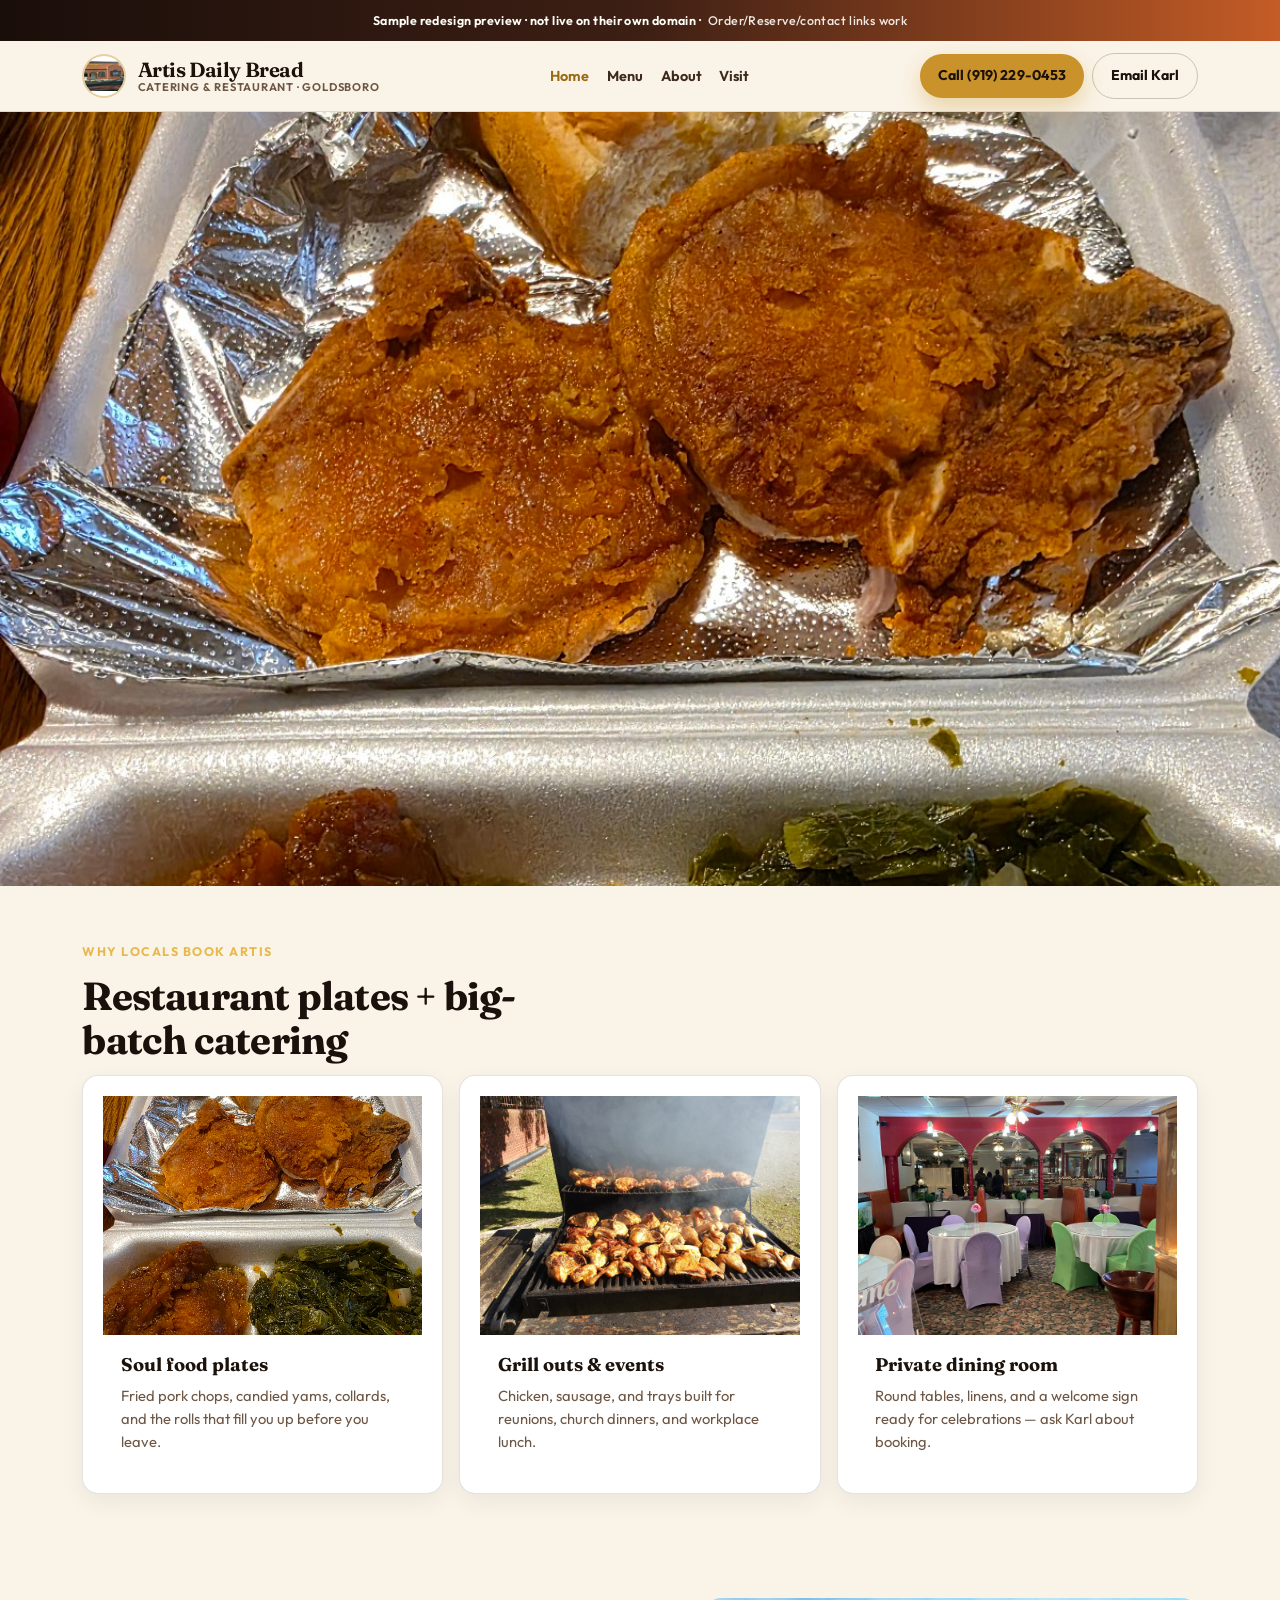
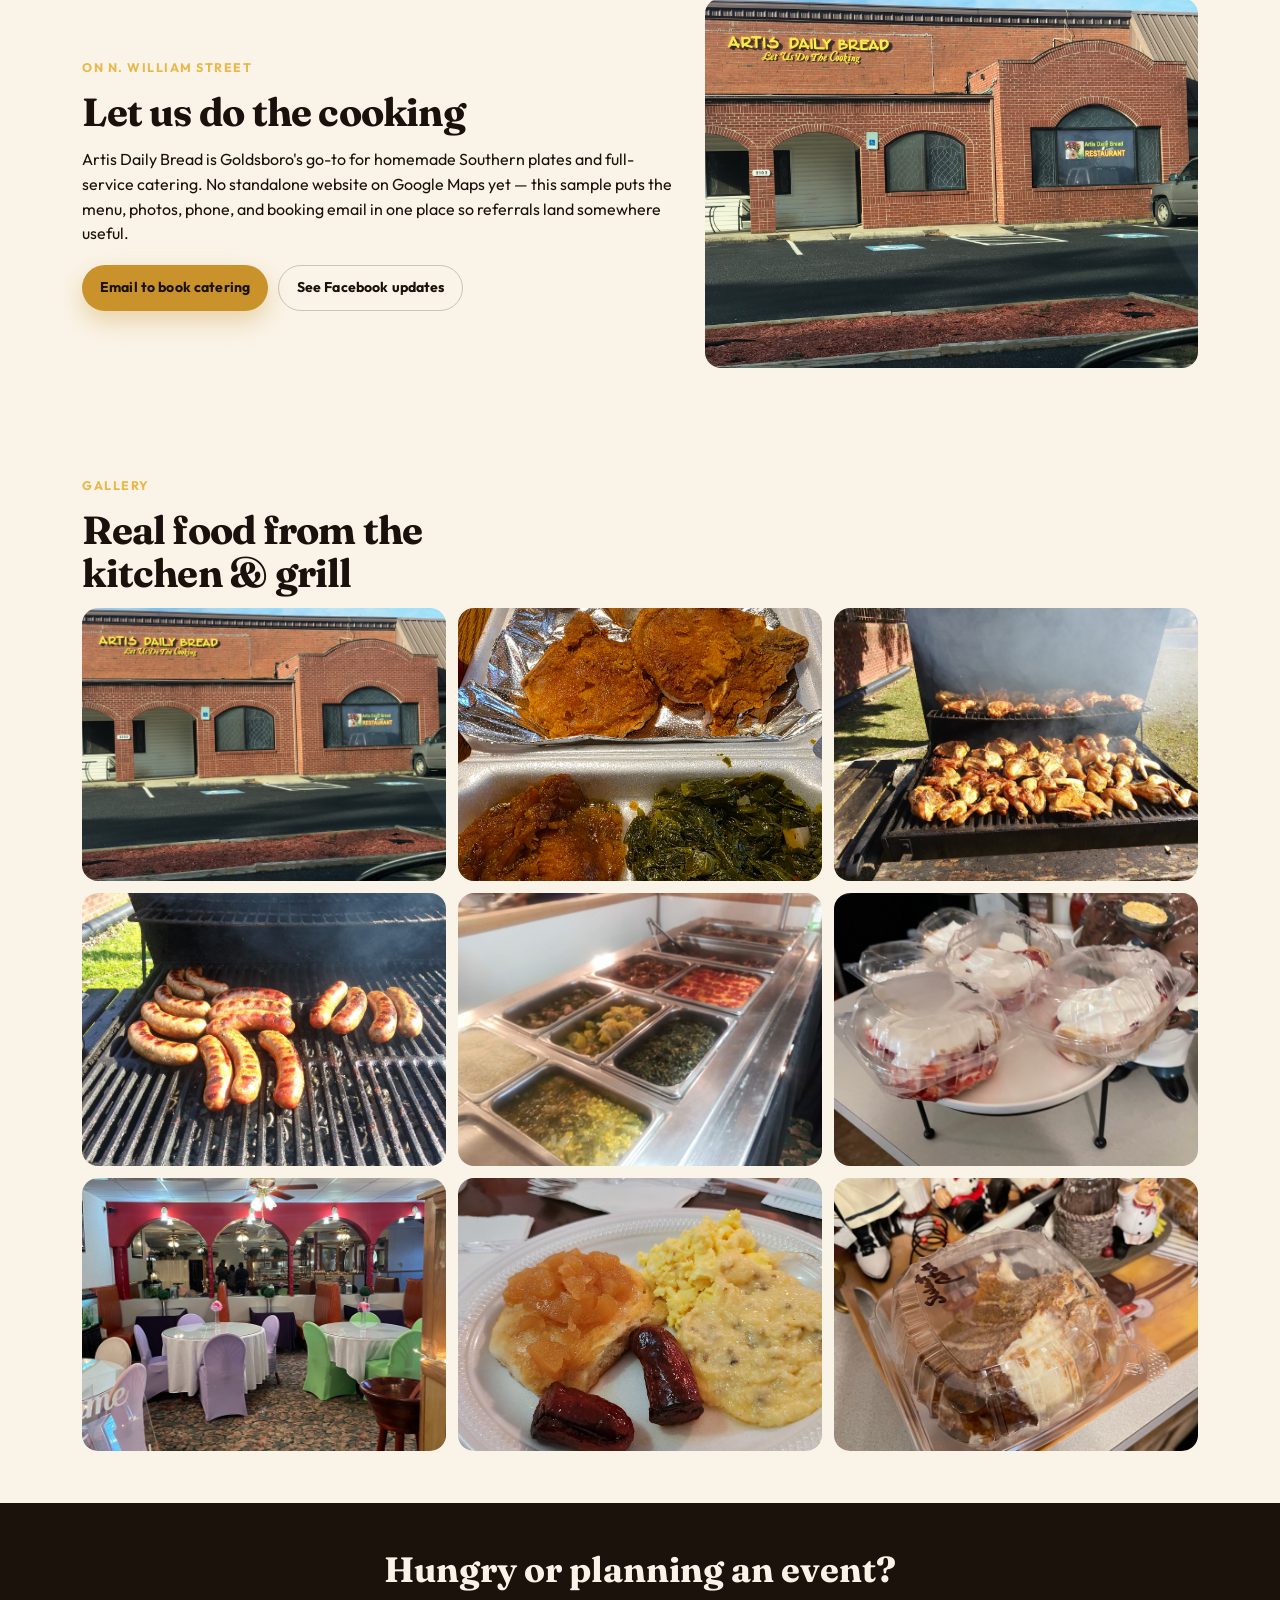
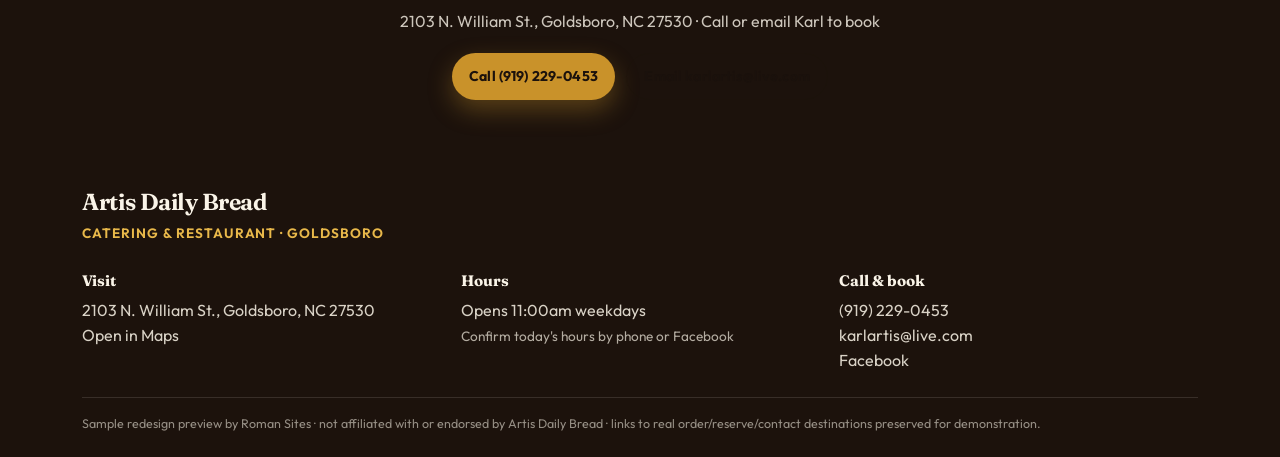
<file: index.html>
<!DOCTYPE html>
<html lang="en">
<head>
<meta charset="utf-8"/>
<meta name="viewport" content="width=device-width, initial-scale=1"/>
<title>Artis Daily Bread · Goldsboro, NC</title>
<meta name="description" content="Sample redesign for Artis Daily Bread — catering and soul food restaurant in Goldsboro, NC."/>
<link rel="preconnect" href="https://fonts.googleapis.com"/><link rel="preconnect" href="https://fonts.gstatic.com" crossorigin/><link href="https://fonts.googleapis.com/css2?family=Fraunces:opsz,wght@9..144,500;9..144,650;9..144,700&family=Outfit:wght@400;500;600;700;800&display=swap" rel="stylesheet"/>
<link rel="stylesheet" href="assets/styles.css"/>
<link rel="icon" href="assets/logo.jpg"/>
</head>
<body>
<div class="preview-banner" role="status">Sample redesign preview · not live on their own domain · <span>Order/Reserve/contact links work</span></div>
<header class="site-header">
  <div class="nav-inner">
    <a class="brand" href="index.html"><img class="brand-mark" src="assets/logo.jpg" alt="Artis Daily Bread logo" width="44" height="44"/><span class="brand-text"><span class="brand-name">Artis Daily Bread</span><span class="brand-tag">Catering &amp; restaurant · Goldsboro</span></span></a>
    <nav class="nav-links" aria-label="Primary"><a href="index.html" aria-current="page">Home</a><a href="menu.html">Menu</a><a href="about.html">About</a><a href="visit.html">Visit</a></nav>
    <div class="nav-ctas"><a class="btn btn-primary" href="tel:+19192290453">Call (919) 229-0453</a>
    <a class="btn btn-ghost" href="mailto:karlartis@live.com">Email Karl</a><button class="nav-toggle" type="button" data-nav-toggle aria-expanded="false" aria-controls="mobile-nav" aria-label="Open menu"><span></span></button></div>
  </div>
  <div class="mobile-panel" id="mobile-nav" data-mobile-panel>
    <a href="index.html">Home</a><a href="menu.html">Menu</a><a href="about.html">About</a><a href="visit.html">Visit</a>
    <a href="tel:+19192290453">Call (919) 229-0453</a><a href="mailto:karlartis@live.com">Email</a><a href="https://www.google.com/maps/place/Artis+Daily+Bread+%7C+Catering+%26+Restaurant/@35.4079859,-77.9843108,17z/data=!3m1!4b1!4m6!3m5!1s0x89ac0325f7ede955:0xeaf7d721f826dc7e!8m2!3d35.4079859!4d-77.9843108!16s%2Fg%2F11ghfvk5hl" target="_blank" rel="noopener">Open in Maps</a><a href="https://www.facebook.com/ArtisDailyBread/" target="_blank" rel="noopener">Facebook</a>
  </div>
</header>
<main>

<section class="hero">
  <div class="hero-media"><img src="assets/hero.jpg" alt="Fried pork chops with candied yams and collard greens from Artis Daily Bread" width="1200" height="900"/></div>
  <div class="hero-copy">
    <p class="eyebrow">Goldsboro · 4.5★ from 127 Google reviews</p>
    <h1>Soul food, catering &amp; a table that feels like home</h1>
    <p class="lede">Karl Artis's kitchen on N. William Street — fried chops, grill outs, buffet trays, and event dining for Goldsboro families and groups.</p>
    <div class="hero-actions">
      <a class="btn btn-primary" href="tel:+19192290453">Call (919) 229-0453</a>
      <a class="btn btn-ghost" href="menu.html">See the menu</a>
    </div>
  </div>
</section>
<section class="section">
  <div class="wrap">
    <p class="eyebrow">Why locals book Artis</p>
    <h2>Restaurant plates + big-batch catering</h2>
    <div class="feature-cards">
      <article class="feature-card"><div class="card-media"><img src="assets/plate.jpg" alt="Soul food plate with fried chops, yams, and greens" loading="lazy"/></div><div class="card-body"><h3>Soul food plates</h3><p>Fried pork chops, candied yams, collards, and the rolls that fill you up before you leave.</p></div></article>
      <article class="feature-card"><div class="card-media"><img src="assets/grill-chicken.jpg" alt="Barbecued chicken on a large outdoor grill" loading="lazy"/></div><div class="card-body"><h3>Grill outs &amp; events</h3><p>Chicken, sausage, and trays built for reunions, church dinners, and workplace lunch.</p></div></article>
      <article class="feature-card"><div class="card-media"><img src="assets/dining.jpg" alt="Event dining room set with white linens and floral centerpieces" loading="lazy"/></div><div class="card-body"><h3>Private dining room</h3><p>Round tables, linens, and a welcome sign ready for celebrations — ask Karl about booking.</p></div></article>
    </div>
  </div>
</section>
<section class="section alt">
  <div class="wrap split-visual">
    <div>
      <p class="eyebrow">On N. William Street</p>
      <h2>Let us do the cooking</h2>
      <p>Artis Daily Bread is Goldsboro's go-to for homemade Southern plates and full-service catering. No standalone website on Google Maps yet — this sample puts the menu, photos, phone, and booking email in one place so referrals land somewhere useful.</p>
      <div class="hero-actions" style="margin-top:1.2rem">
        <a class="btn btn-primary" href="mailto:karlartis@live.com">Email to book catering</a>
        <a class="btn btn-ghost" href="https://www.facebook.com/ArtisDailyBread/" target="_blank" rel="noopener">See Facebook updates</a>
      </div>
    </div>
    <div class="card-media" style="border-radius:var(--radius);overflow:hidden;aspect-ratio:4/3"><img src="assets/storefront.jpg" alt="Artis Daily Bread brick storefront at 2103 N William St" loading="lazy"/></div>
  </div>
</section>
<section class="section">
  <div class="wrap">
    <p class="eyebrow">Gallery</p>
    <h2>Real food from the kitchen &amp; grill</h2>
    <div class="gallery-grid">
      <div class="card-media"><img src="assets/storefront.jpg" alt="Storefront" loading="lazy"/></div>
      <div class="card-media"><img src="assets/plate.jpg" alt="Soul food plate" loading="lazy"/></div>
      <div class="card-media"><img src="assets/grill-chicken.jpg" alt="Grilled chicken" loading="lazy"/></div>
      <div class="card-media"><img src="assets/grill-sausage.jpg" alt="Sausages on the grill" loading="lazy"/></div>
      <div class="card-media"><img src="assets/buffet.jpg" alt="Buffet trays" loading="lazy"/></div>
      <div class="card-media"><img src="assets/dessert.jpg" alt="Strawberry shortcake cups" loading="lazy"/></div>
      <div class="card-media"><img src="assets/dining.jpg" alt="Dining room" loading="lazy"/></div>
      <div class="card-media"><img src="assets/plate-06.jpg" alt="Kitchen plate" loading="lazy"/></div>
      <div class="card-media"><img src="assets/plate-09.jpg" alt="Kitchen plate" loading="lazy"/></div>
    </div>
  </div>
</section>
<section class="cta-band">
  <div class="wrap">
    <h2>Hungry or planning an event?</h2>
    <p>2103 N. William St., Goldsboro, NC 27530 · Call or email Karl to book</p>
    <div class="hero-actions">
      <a class="btn btn-primary" href="tel:+19192290453">Call (919) 229-0453</a>
      <a class="btn btn-ghost" href="mailto:karlartis@live.com">Email karlartis@live.com</a>
    </div>
  </div>
</section>

</main>
<footer class="site-footer">
  <div class="footer-inner">
    <div class="footer-brand"><div class="brand-name">Artis Daily Bread</div><div class="brand-tag">Catering &amp; restaurant · Goldsboro</div></div>
    <div class="footer-grid">
      <div><h4>Visit</h4><p>2103 N. William St., Goldsboro, NC 27530</p><p><a href="https://www.google.com/maps/place/Artis+Daily+Bread+%7C+Catering+%26+Restaurant/@35.4079859,-77.9843108,17z/data=!3m1!4b1!4m6!3m5!1s0x89ac0325f7ede955:0xeaf7d721f826dc7e!8m2!3d35.4079859!4d-77.9843108!16s%2Fg%2F11ghfvk5hl" target="_blank" rel="noopener">Open in Maps</a></p></div><div><h4>Hours</h4><p>Opens 11:00am weekdays<br/><span style="font-size:.85em;opacity:.8">Confirm today&apos;s hours by phone or Facebook</span></p></div><div><h4>Call &amp; book</h4><p><a href="tel:+19192290453">(919) 229-0453</a></p><p><a href="mailto:karlartis@live.com">karlartis@live.com</a></p><p><a href="https://www.facebook.com/ArtisDailyBread/" target="_blank" rel="noopener">Facebook</a></p></div>
    </div>
    <p class="footer-note">Sample redesign preview by Roman Sites · not affiliated with or endorsed by Artis Daily Bread · links to real order/reserve/contact destinations preserved for demonstration.</p>
  </div>
</footer>
<script src="assets/site.js"></script>
</body>
</html>
</file>
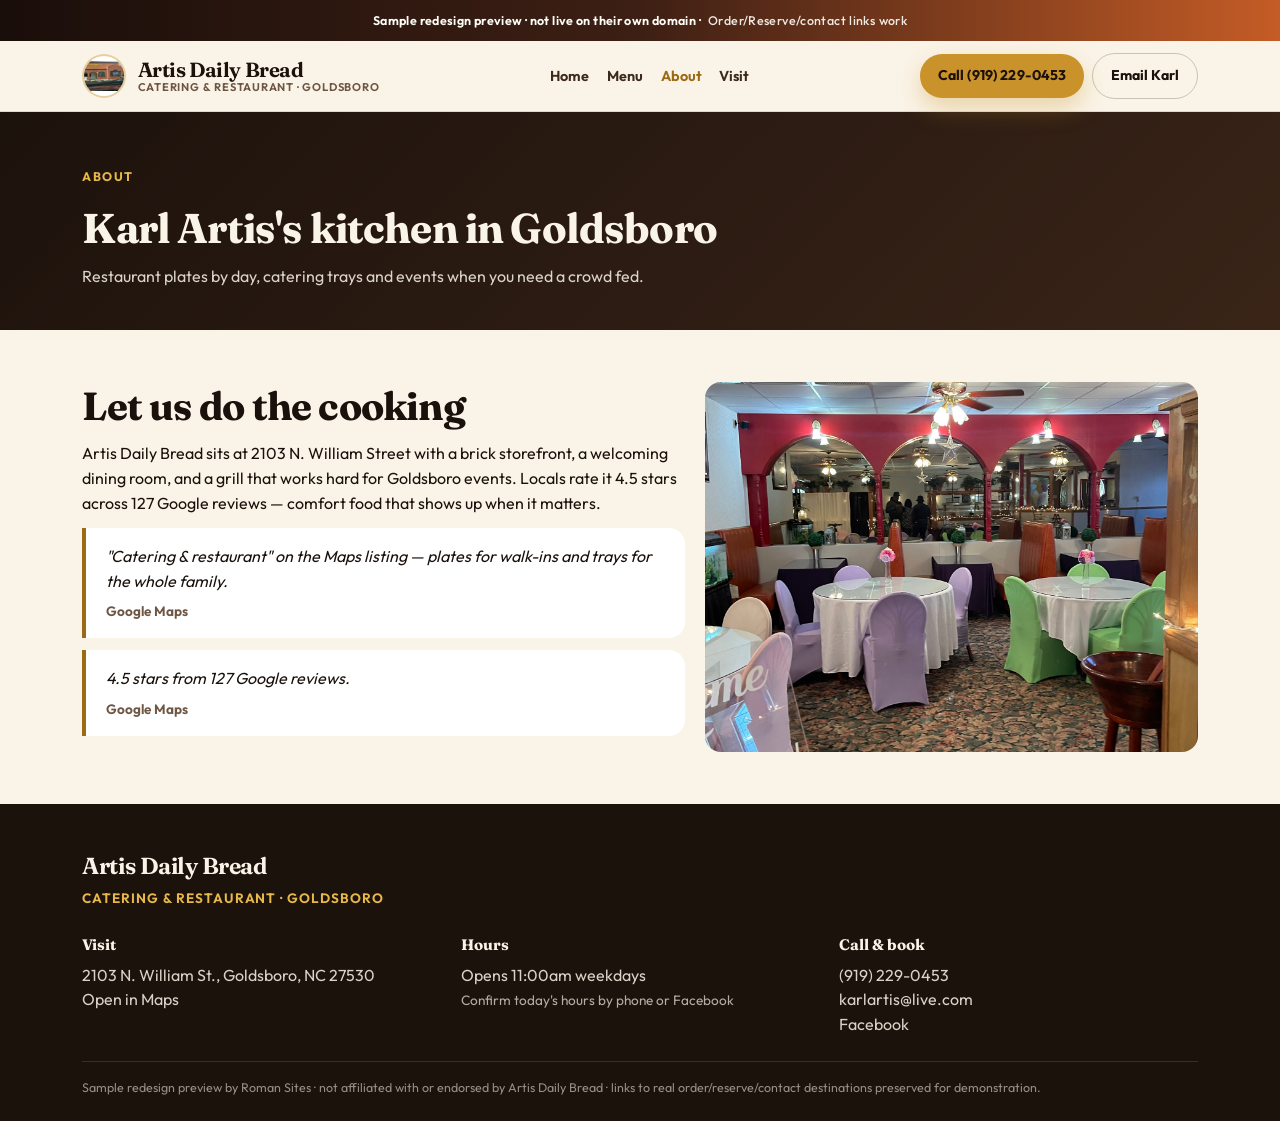
<file: about.html>
<!DOCTYPE html>
<html lang="en">
<head>
<meta charset="utf-8"/>
<meta name="viewport" content="width=device-width, initial-scale=1"/>
<title>About · Artis Daily Bread</title>
<meta name="description" content="About Artis Daily Bread Goldsboro."/>
<link rel="preconnect" href="https://fonts.googleapis.com"/><link rel="preconnect" href="https://fonts.gstatic.com" crossorigin/><link href="https://fonts.googleapis.com/css2?family=Fraunces:opsz,wght@9..144,500;9..144,650;9..144,700&family=Outfit:wght@400;500;600;700;800&display=swap" rel="stylesheet"/>
<link rel="stylesheet" href="assets/styles.css"/>
<link rel="icon" href="assets/logo.jpg"/>
</head>
<body>
<div class="preview-banner" role="status">Sample redesign preview · not live on their own domain · <span>Order/Reserve/contact links work</span></div>
<header class="site-header">
  <div class="nav-inner">
    <a class="brand" href="index.html"><img class="brand-mark" src="assets/logo.jpg" alt="Artis Daily Bread logo" width="44" height="44"/><span class="brand-text"><span class="brand-name">Artis Daily Bread</span><span class="brand-tag">Catering &amp; restaurant · Goldsboro</span></span></a>
    <nav class="nav-links" aria-label="Primary"><a href="index.html">Home</a><a href="menu.html">Menu</a><a href="about.html" aria-current="page">About</a><a href="visit.html">Visit</a></nav>
    <div class="nav-ctas"><a class="btn btn-primary" href="tel:+19192290453">Call (919) 229-0453</a>
    <a class="btn btn-ghost" href="mailto:karlartis@live.com">Email Karl</a><button class="nav-toggle" type="button" data-nav-toggle aria-expanded="false" aria-controls="mobile-nav" aria-label="Open menu"><span></span></button></div>
  </div>
  <div class="mobile-panel" id="mobile-nav" data-mobile-panel>
    <a href="index.html">Home</a><a href="menu.html">Menu</a><a href="about.html">About</a><a href="visit.html">Visit</a>
    <a href="tel:+19192290453">Call (919) 229-0453</a><a href="mailto:karlartis@live.com">Email</a><a href="https://www.google.com/maps/place/Artis+Daily+Bread+%7C+Catering+%26+Restaurant/@35.4079859,-77.9843108,17z/data=!3m1!4b1!4m6!3m5!1s0x89ac0325f7ede955:0xeaf7d721f826dc7e!8m2!3d35.4079859!4d-77.9843108!16s%2Fg%2F11ghfvk5hl" target="_blank" rel="noopener">Open in Maps</a><a href="https://www.facebook.com/ArtisDailyBread/" target="_blank" rel="noopener">Facebook</a>
  </div>
</header>
<main>

<section class="page-hero"><div class="wrap"><p class="eyebrow">About</p><h1>Karl Artis's kitchen in Goldsboro</h1><p>Restaurant plates by day, catering trays and events when you need a crowd fed.</p></div></section>
<section class="section"><div class="wrap split-visual">
  <div>
    <h2>Let us do the cooking</h2>
    <p>Artis Daily Bread sits at 2103 N. William Street with a brick storefront, a welcoming dining room, and a grill that works hard for Goldsboro events. Locals rate it 4.5 stars across 127 Google reviews — comfort food that shows up when it matters.</p>
    <div class="quote"><p>"Catering &amp; restaurant" on the Maps listing — plates for walk-ins and trays for the whole family.</p><cite>Google Maps</cite></div>
    <div class="quote"><p>4.5 stars from 127 Google reviews.</p><cite>Google Maps</cite></div>
  </div>
  <div class="card-media" style="border-radius:var(--radius);overflow:hidden;aspect-ratio:4/3"><img src="assets/dining.jpg" alt="Artis Daily Bread dining room" loading="lazy"/></div>
</div></section>

</main>
<footer class="site-footer">
  <div class="footer-inner">
    <div class="footer-brand"><div class="brand-name">Artis Daily Bread</div><div class="brand-tag">Catering &amp; restaurant · Goldsboro</div></div>
    <div class="footer-grid">
      <div><h4>Visit</h4><p>2103 N. William St., Goldsboro, NC 27530</p><p><a href="https://www.google.com/maps/place/Artis+Daily+Bread+%7C+Catering+%26+Restaurant/@35.4079859,-77.9843108,17z/data=!3m1!4b1!4m6!3m5!1s0x89ac0325f7ede955:0xeaf7d721f826dc7e!8m2!3d35.4079859!4d-77.9843108!16s%2Fg%2F11ghfvk5hl" target="_blank" rel="noopener">Open in Maps</a></p></div><div><h4>Hours</h4><p>Opens 11:00am weekdays<br/><span style="font-size:.85em;opacity:.8">Confirm today&apos;s hours by phone or Facebook</span></p></div><div><h4>Call &amp; book</h4><p><a href="tel:+19192290453">(919) 229-0453</a></p><p><a href="mailto:karlartis@live.com">karlartis@live.com</a></p><p><a href="https://www.facebook.com/ArtisDailyBread/" target="_blank" rel="noopener">Facebook</a></p></div>
    </div>
    <p class="footer-note">Sample redesign preview by Roman Sites · not affiliated with or endorsed by Artis Daily Bread · links to real order/reserve/contact destinations preserved for demonstration.</p>
  </div>
</footer>
<script src="assets/site.js"></script>
</body>
</html>
</file>
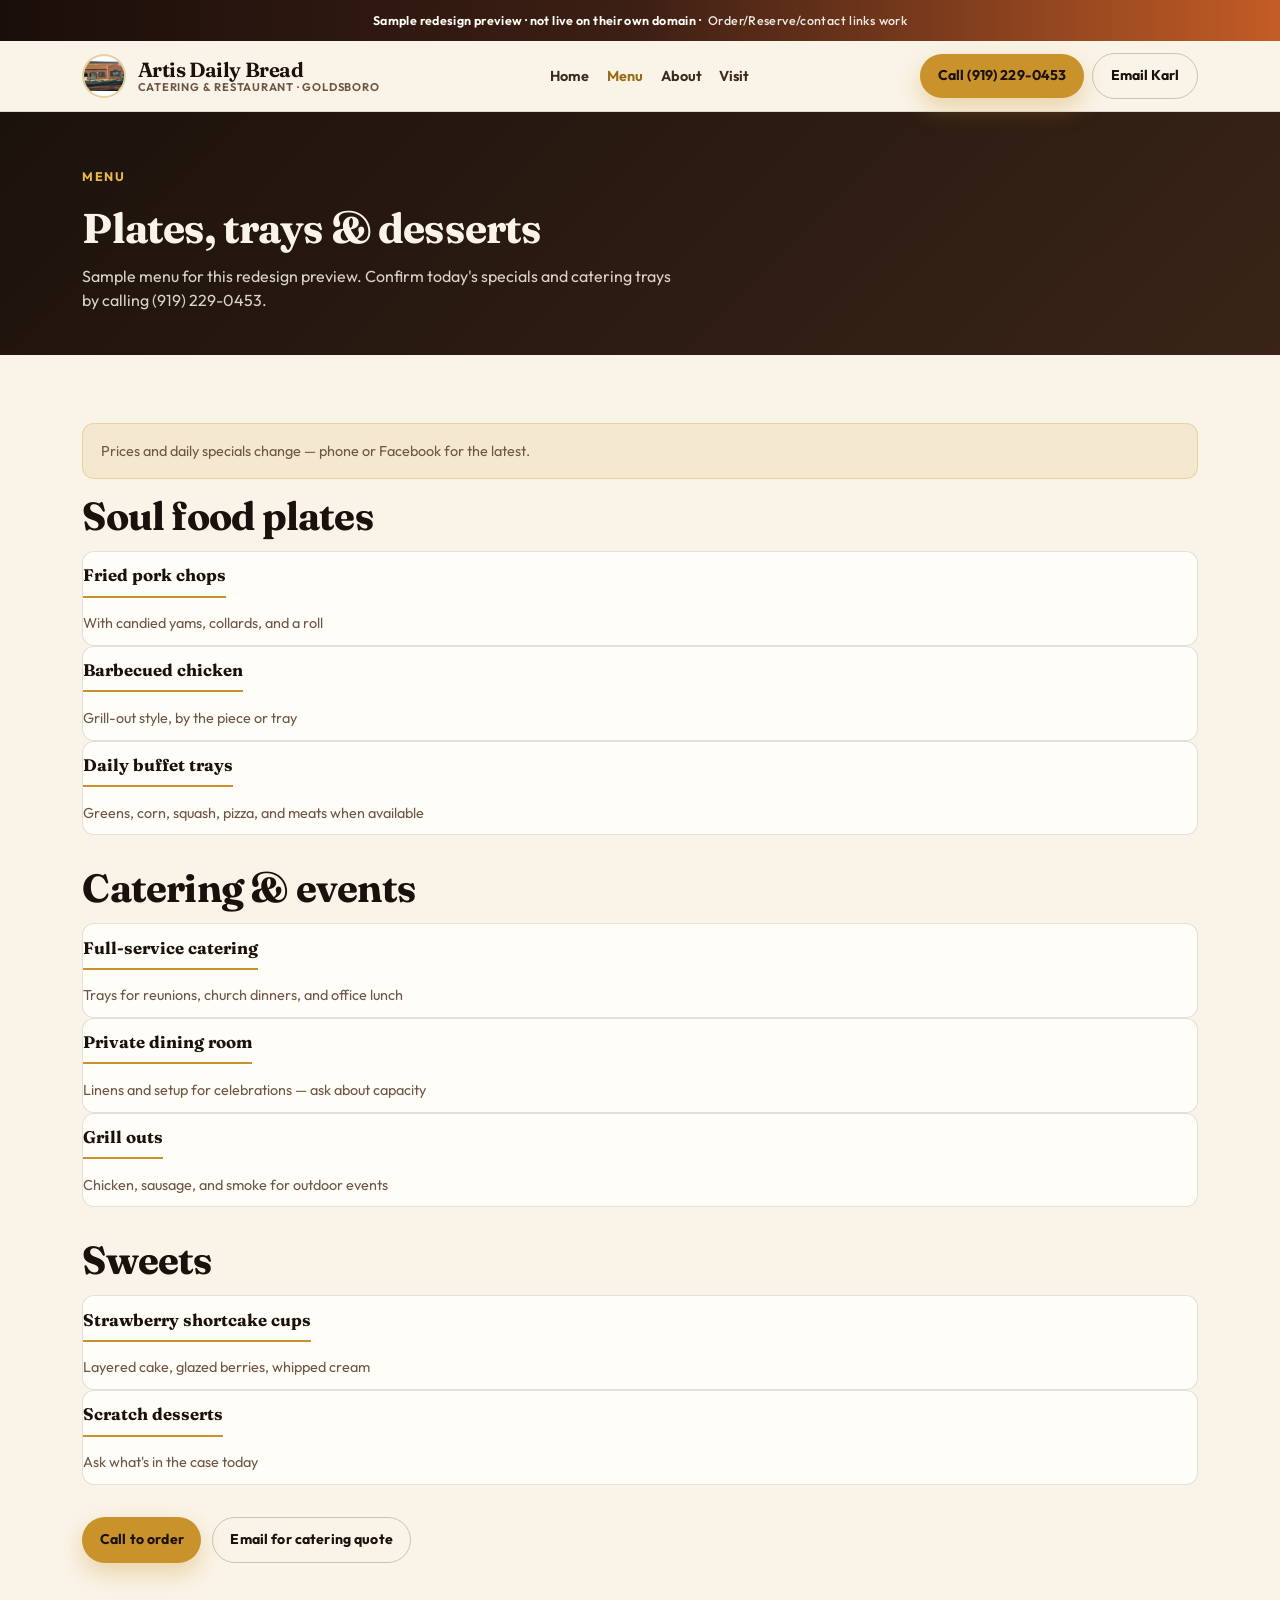
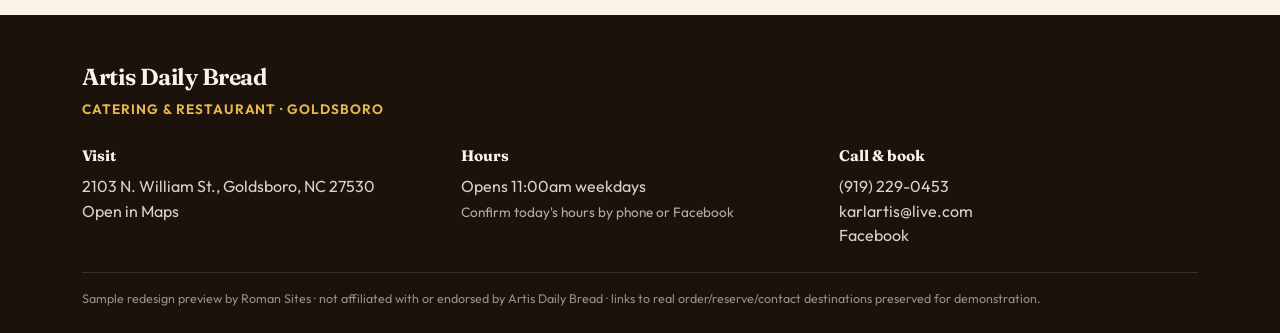
<file: menu.html>
<!DOCTYPE html>
<html lang="en">
<head>
<meta charset="utf-8"/>
<meta name="viewport" content="width=device-width, initial-scale=1"/>
<title>Menu · Artis Daily Bread</title>
<meta name="description" content="Menu sample for Artis Daily Bread Goldsboro."/>
<link rel="preconnect" href="https://fonts.googleapis.com"/><link rel="preconnect" href="https://fonts.gstatic.com" crossorigin/><link href="https://fonts.googleapis.com/css2?family=Fraunces:opsz,wght@9..144,500;9..144,650;9..144,700&family=Outfit:wght@400;500;600;700;800&display=swap" rel="stylesheet"/>
<link rel="stylesheet" href="assets/styles.css"/>
<link rel="icon" href="assets/logo.jpg"/>
</head>
<body>
<div class="preview-banner" role="status">Sample redesign preview · not live on their own domain · <span>Order/Reserve/contact links work</span></div>
<header class="site-header">
  <div class="nav-inner">
    <a class="brand" href="index.html"><img class="brand-mark" src="assets/logo.jpg" alt="Artis Daily Bread logo" width="44" height="44"/><span class="brand-text"><span class="brand-name">Artis Daily Bread</span><span class="brand-tag">Catering &amp; restaurant · Goldsboro</span></span></a>
    <nav class="nav-links" aria-label="Primary"><a href="index.html">Home</a><a href="menu.html" aria-current="page">Menu</a><a href="about.html">About</a><a href="visit.html">Visit</a></nav>
    <div class="nav-ctas"><a class="btn btn-primary" href="tel:+19192290453">Call (919) 229-0453</a>
    <a class="btn btn-ghost" href="mailto:karlartis@live.com">Email Karl</a><button class="nav-toggle" type="button" data-nav-toggle aria-expanded="false" aria-controls="mobile-nav" aria-label="Open menu"><span></span></button></div>
  </div>
  <div class="mobile-panel" id="mobile-nav" data-mobile-panel>
    <a href="index.html">Home</a><a href="menu.html">Menu</a><a href="about.html">About</a><a href="visit.html">Visit</a>
    <a href="tel:+19192290453">Call (919) 229-0453</a><a href="mailto:karlartis@live.com">Email</a><a href="https://www.google.com/maps/place/Artis+Daily+Bread+%7C+Catering+%26+Restaurant/@35.4079859,-77.9843108,17z/data=!3m1!4b1!4m6!3m5!1s0x89ac0325f7ede955:0xeaf7d721f826dc7e!8m2!3d35.4079859!4d-77.9843108!16s%2Fg%2F11ghfvk5hl" target="_blank" rel="noopener">Open in Maps</a><a href="https://www.facebook.com/ArtisDailyBread/" target="_blank" rel="noopener">Facebook</a>
  </div>
</header>
<main>

<section class="page-hero"><div class="wrap"><p class="eyebrow">Menu</p><h1>Plates, trays &amp; desserts</h1><p>Sample menu for this redesign preview. Confirm today's specials and catering trays by calling (919) 229-0453.</p></div></section>
<section class="section"><div class="wrap">
  <p class="menu-note">Prices and daily specials change — phone or Facebook for the latest.</p>
  <div class="menu-section"><h2>Soul food plates</h2>
    <article class="menu-item"><div class="menu-item-row"><h3>Fried pork chops</h3></div><p>With candied yams, collards, and a roll</p></article>
    <article class="menu-item"><div class="menu-item-row"><h3>Barbecued chicken</h3></div><p>Grill-out style, by the piece or tray</p></article>
    <article class="menu-item"><div class="menu-item-row"><h3>Daily buffet trays</h3></div><p>Greens, corn, squash, pizza, and meats when available</p></article>
  </div>
  <div class="menu-section"><h2>Catering &amp; events</h2>
    <article class="menu-item"><div class="menu-item-row"><h3>Full-service catering</h3></div><p>Trays for reunions, church dinners, and office lunch</p></article>
    <article class="menu-item"><div class="menu-item-row"><h3>Private dining room</h3></div><p>Linens and setup for celebrations — ask about capacity</p></article>
    <article class="menu-item"><div class="menu-item-row"><h3>Grill outs</h3></div><p>Chicken, sausage, and smoke for outdoor events</p></article>
  </div>
  <div class="menu-section"><h2>Sweets</h2>
    <article class="menu-item"><div class="menu-item-row"><h3>Strawberry shortcake cups</h3></div><p>Layered cake, glazed berries, whipped cream</p></article>
    <article class="menu-item"><div class="menu-item-row"><h3>Scratch desserts</h3></div><p>Ask what's in the case today</p></article>
  </div>
  <div class="hero-actions" style="margin-top:1.5rem">
    <a class="btn btn-primary" href="tel:+19192290453">Call to order</a>
    <a class="btn btn-ghost" href="mailto:karlartis@live.com">Email for catering quote</a>
  </div>
</div></section>

</main>
<footer class="site-footer">
  <div class="footer-inner">
    <div class="footer-brand"><div class="brand-name">Artis Daily Bread</div><div class="brand-tag">Catering &amp; restaurant · Goldsboro</div></div>
    <div class="footer-grid">
      <div><h4>Visit</h4><p>2103 N. William St., Goldsboro, NC 27530</p><p><a href="https://www.google.com/maps/place/Artis+Daily+Bread+%7C+Catering+%26+Restaurant/@35.4079859,-77.9843108,17z/data=!3m1!4b1!4m6!3m5!1s0x89ac0325f7ede955:0xeaf7d721f826dc7e!8m2!3d35.4079859!4d-77.9843108!16s%2Fg%2F11ghfvk5hl" target="_blank" rel="noopener">Open in Maps</a></p></div><div><h4>Hours</h4><p>Opens 11:00am weekdays<br/><span style="font-size:.85em;opacity:.8">Confirm today&apos;s hours by phone or Facebook</span></p></div><div><h4>Call &amp; book</h4><p><a href="tel:+19192290453">(919) 229-0453</a></p><p><a href="mailto:karlartis@live.com">karlartis@live.com</a></p><p><a href="https://www.facebook.com/ArtisDailyBread/" target="_blank" rel="noopener">Facebook</a></p></div>
    </div>
    <p class="footer-note">Sample redesign preview by Roman Sites · not affiliated with or endorsed by Artis Daily Bread · links to real order/reserve/contact destinations preserved for demonstration.</p>
  </div>
</footer>
<script src="assets/site.js"></script>
</body>
</html>
</file>
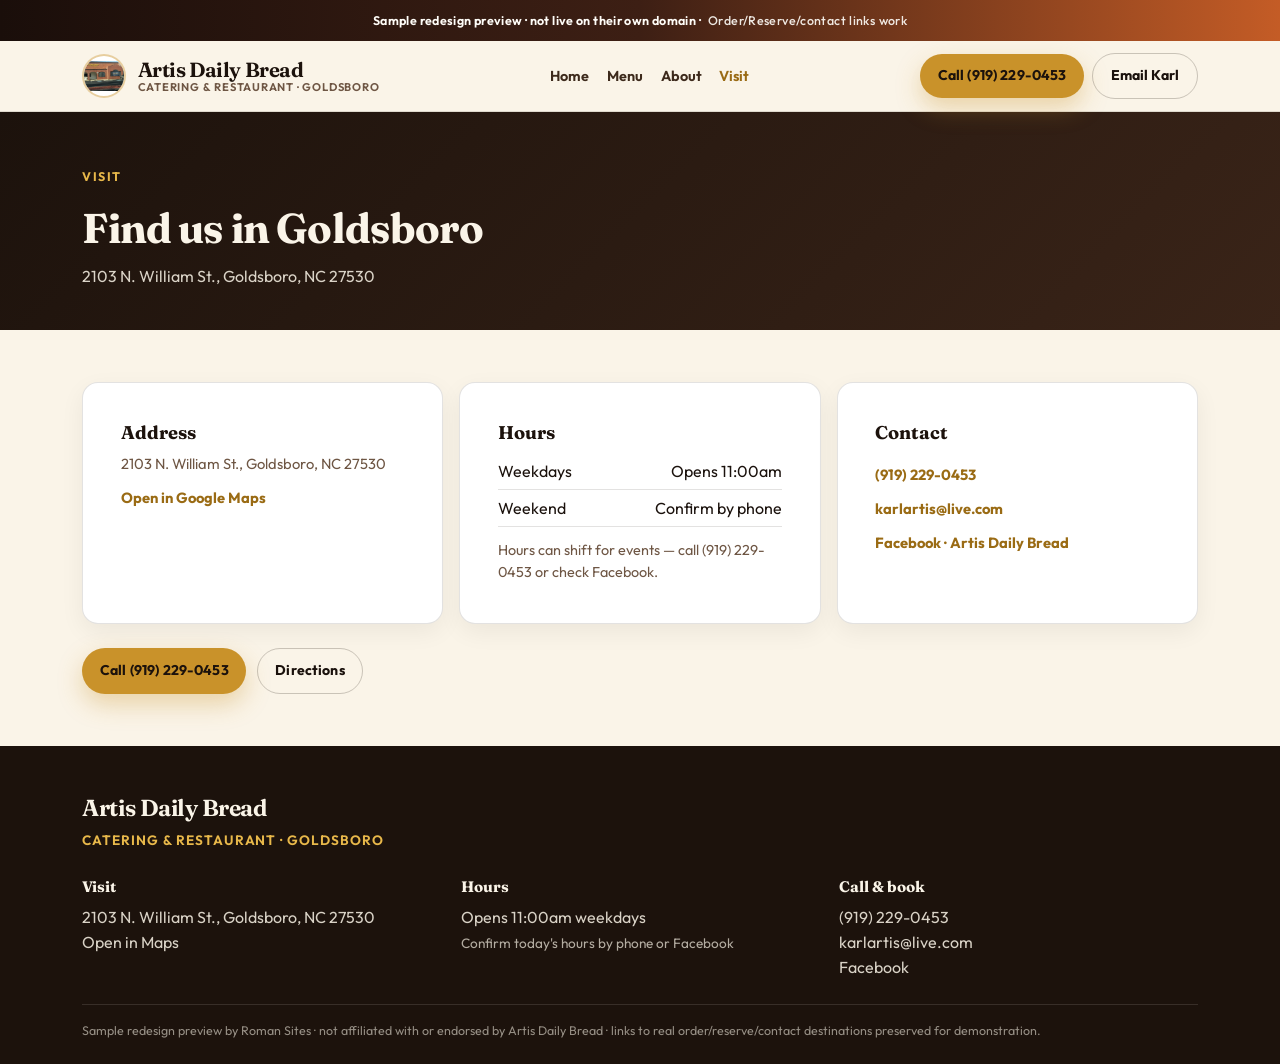
<file: visit.html>
<!DOCTYPE html>
<html lang="en">
<head>
<meta charset="utf-8"/>
<meta name="viewport" content="width=device-width, initial-scale=1"/>
<title>Visit · Artis Daily Bread</title>
<meta name="description" content="Hours and directions for Artis Daily Bread."/>
<link rel="preconnect" href="https://fonts.googleapis.com"/><link rel="preconnect" href="https://fonts.gstatic.com" crossorigin/><link href="https://fonts.googleapis.com/css2?family=Fraunces:opsz,wght@9..144,500;9..144,650;9..144,700&family=Outfit:wght@400;500;600;700;800&display=swap" rel="stylesheet"/>
<link rel="stylesheet" href="assets/styles.css"/>
<link rel="icon" href="assets/logo.jpg"/>
</head>
<body>
<div class="preview-banner" role="status">Sample redesign preview · not live on their own domain · <span>Order/Reserve/contact links work</span></div>
<header class="site-header">
  <div class="nav-inner">
    <a class="brand" href="index.html"><img class="brand-mark" src="assets/logo.jpg" alt="Artis Daily Bread logo" width="44" height="44"/><span class="brand-text"><span class="brand-name">Artis Daily Bread</span><span class="brand-tag">Catering &amp; restaurant · Goldsboro</span></span></a>
    <nav class="nav-links" aria-label="Primary"><a href="index.html">Home</a><a href="menu.html">Menu</a><a href="about.html">About</a><a href="visit.html" aria-current="page">Visit</a></nav>
    <div class="nav-ctas"><a class="btn btn-primary" href="tel:+19192290453">Call (919) 229-0453</a>
    <a class="btn btn-ghost" href="mailto:karlartis@live.com">Email Karl</a><button class="nav-toggle" type="button" data-nav-toggle aria-expanded="false" aria-controls="mobile-nav" aria-label="Open menu"><span></span></button></div>
  </div>
  <div class="mobile-panel" id="mobile-nav" data-mobile-panel>
    <a href="index.html">Home</a><a href="menu.html">Menu</a><a href="about.html">About</a><a href="visit.html">Visit</a>
    <a href="tel:+19192290453">Call (919) 229-0453</a><a href="mailto:karlartis@live.com">Email</a><a href="https://www.google.com/maps/place/Artis+Daily+Bread+%7C+Catering+%26+Restaurant/@35.4079859,-77.9843108,17z/data=!3m1!4b1!4m6!3m5!1s0x89ac0325f7ede955:0xeaf7d721f826dc7e!8m2!3d35.4079859!4d-77.9843108!16s%2Fg%2F11ghfvk5hl" target="_blank" rel="noopener">Open in Maps</a><a href="https://www.facebook.com/ArtisDailyBread/" target="_blank" rel="noopener">Facebook</a>
  </div>
</header>
<main>

<section class="page-hero"><div class="wrap"><p class="eyebrow">Visit</p><h1>Find us in Goldsboro</h1><p>2103 N. William St., Goldsboro, NC 27530</p></div></section>
<section class="section"><div class="wrap">
  <div class="feature-cards">
    <article class="feature-card"><div class="card-body"><h3>Address</h3><p>2103 N. William St., Goldsboro, NC 27530</p><p><a href="https://www.google.com/maps/place/Artis+Daily+Bread+%7C+Catering+%26+Restaurant/@35.4079859,-77.9843108,17z/data=!3m1!4b1!4m6!3m5!1s0x89ac0325f7ede955:0xeaf7d721f826dc7e!8m2!3d35.4079859!4d-77.9843108!16s%2Fg%2F11ghfvk5hl" target="_blank" rel="noopener">Open in Google Maps</a></p></div></article>
    <article class="feature-card"><div class="card-body"><h3>Hours</h3><ul class="hours-list"><li><span>Weekdays</span><span>Opens 11:00am</span></li><li><span>Weekend</span><span>Confirm by phone</span></li></ul><p style="margin-top:.75rem;color:var(--muted);font-size:.9rem">Hours can shift for events — call (919) 229-0453 or check Facebook.</p></div></article>
    <article class="feature-card"><div class="card-body"><h3>Contact</h3><p><a href="tel:+19192290453">(919) 229-0453</a></p><p><a href="mailto:karlartis@live.com">karlartis@live.com</a></p><p><a href="https://www.facebook.com/ArtisDailyBread/" target="_blank" rel="noopener">Facebook · Artis Daily Bread</a></p></div></article>
  </div>
  <div class="hero-actions" style="margin-top:1.5rem">
    <a class="btn btn-primary" href="tel:+19192290453">Call (919) 229-0453</a>
    <a class="btn btn-ghost" href="https://www.google.com/maps/place/Artis+Daily+Bread+%7C+Catering+%26+Restaurant/@35.4079859,-77.9843108,17z/data=!3m1!4b1!4m6!3m5!1s0x89ac0325f7ede955:0xeaf7d721f826dc7e!8m2!3d35.4079859!4d-77.9843108!16s%2Fg%2F11ghfvk5hl" target="_blank" rel="noopener">Directions</a>
  </div>
</div></section>

</main>
<footer class="site-footer">
  <div class="footer-inner">
    <div class="footer-brand"><div class="brand-name">Artis Daily Bread</div><div class="brand-tag">Catering &amp; restaurant · Goldsboro</div></div>
    <div class="footer-grid">
      <div><h4>Visit</h4><p>2103 N. William St., Goldsboro, NC 27530</p><p><a href="https://www.google.com/maps/place/Artis+Daily+Bread+%7C+Catering+%26+Restaurant/@35.4079859,-77.9843108,17z/data=!3m1!4b1!4m6!3m5!1s0x89ac0325f7ede955:0xeaf7d721f826dc7e!8m2!3d35.4079859!4d-77.9843108!16s%2Fg%2F11ghfvk5hl" target="_blank" rel="noopener">Open in Maps</a></p></div><div><h4>Hours</h4><p>Opens 11:00am weekdays<br/><span style="font-size:.85em;opacity:.8">Confirm today&apos;s hours by phone or Facebook</span></p></div><div><h4>Call &amp; book</h4><p><a href="tel:+19192290453">(919) 229-0453</a></p><p><a href="mailto:karlartis@live.com">karlartis@live.com</a></p><p><a href="https://www.facebook.com/ArtisDailyBread/" target="_blank" rel="noopener">Facebook</a></p></div>
    </div>
    <p class="footer-note">Sample redesign preview by Roman Sites · not affiliated with or endorsed by Artis Daily Bread · links to real order/reserve/contact destinations preserved for demonstration.</p>
  </div>
</footer>
<script src="assets/site.js"></script>
</body>
</html>
</file>
<file: assets/styles.css>
:root {
  --espresso: #1a1410;
  --wood: #8b1e1e;
  --cream: #faf6ef;
  --amber: #f0c46a;
  --gold-deep: #c98a2e;
  --ink: #1a1410;
  --muted: #5c534a;
  --border: #e8dcc8;
  --max: 1120px;
  --radius: 18px;
  --font-display: "Fraunces", Georgia, serif;
  --font-body: "Outfit", system-ui, sans-serif;
}
.preview-banner { background: linear-gradient(90deg, #1a1410, #8b1e1e); }

/* theme overrides */
:root {
  --ink: #1a1410;
  --plum: #3d1f14;
  --plum-deep: #1a0e0a;
  --wine: #c45c26;
  --gold: #e07a2f;
  --gold-hot: #f0a05a;
  --espresso: #1a0e0a;
  --wood: #3d1f14;
  --gold-deep: #e07a2f;
  --fried: #c45c26;
  --collard: #3d1f14;
  --collard-deep: #1a0e0a;
  --amber: #f0a05a;
}
.preview-banner {
  background: linear-gradient(90deg, #1a0e0a, #3d1f14 50%, #c45c26) !important;
}

/* The Chicken Hut — Durham soul-food landmark preview (unique) */
:root {
  --gold: #c9922a;
  --gold-deep: #9a6b14;
  --amber: #e8b84a;
  --fried: #d4781f;
  --espresso: #1c120c;
  --wood: #3a2418;
  --bark: #5c3a24;
  --cream: #faf4e8;
  --biscuit: #f0e2c8;
  --gravy: #e6d5b5;
  --ink: #1a110c;
  --ink-soft: #3d2a1c;
  --muted: #6e5644;
  --collard: #2f4a32;
  --collard-deep: #1c3320;
  --white: #fffdf8;
  --border: rgba(28, 18, 12, 0.12);
  --banner-h: 2.55rem;
  --nav-h: 4.4rem;
  --max: 72rem;
  --radius: 16px;
  --font-display: "Fraunces", "Iowan Old Style", Georgia, serif;
  --font-body: "Outfit", "Avenir Next", "Segoe UI", system-ui, sans-serif;
  --ease: cubic-bezier(0.22, 1, 0.36, 1);
  --shadow: 0 20px 55px rgba(28, 18, 12, 0.18);
}

*, *::before, *::after { box-sizing: border-box; margin: 0; padding: 0; }
html { scroll-behavior: smooth; }
body {
  font-family: var(--font-body);
  color: var(--ink);
  background: var(--cream);
  line-height: 1.55;
  -webkit-font-smoothing: antialiased;
}
img { max-width: 100%; display: block; }
a { color: inherit; text-decoration: none; }
ul { list-style: none; }
button { font: inherit; border: 0; background: none; cursor: pointer; color: inherit; }

.preview-banner {
  position: sticky; top: 0; z-index: 1000;
  min-height: var(--banner-h);
  display: flex; align-items: center; justify-content: center; gap: .45rem; flex-wrap: wrap;
  padding: .55rem 1rem;
  background: linear-gradient(90deg, var(--espresso), var(--wood) 45%, var(--gold-deep));
  color: var(--white);
  font-size: .78rem; font-weight: 650; letter-spacing: .03em; text-align: center;
}
.preview-banner span { opacity: .9; font-weight: 500; }

.site-header {
  position: sticky; top: var(--banner-h); z-index: 900;
  background: rgba(250, 244, 232, 0.93);
  backdrop-filter: blur(14px); -webkit-backdrop-filter: blur(14px);
  border-bottom: 1px solid var(--border);
}
.nav-inner {
  max-width: var(--max); margin: 0 auto; height: var(--nav-h);
  padding: 0 1.15rem; display: flex; align-items: center; justify-content: space-between; gap: 1rem;
}
.brand { display: flex; align-items: center; gap: .7rem; min-width: 0; }
.brand-mark {
  width: 44px; height: 44px; border-radius: 50%;
  object-fit: cover; border: 2px solid rgba(201,146,42,.45); background: var(--biscuit);
}
.brand-text { display: flex; flex-direction: column; line-height: 1.1; }
.brand-name { font-family: var(--font-display); font-size: 1.28rem; color: var(--espresso); letter-spacing: -.02em; font-weight: 650; }
.brand-tag { font-size: .7rem; color: var(--muted); font-weight: 650; letter-spacing: .07em; text-transform: uppercase; }
.nav-links { display: none; gap: 1.1rem; align-items: center; font-size: .9rem; font-weight: 650; }
.nav-links a { color: var(--ink-soft); }
.nav-links a:hover, .nav-links a[aria-current="page"] { color: var(--gold-deep); }
.nav-ctas { display: flex; align-items: center; gap: .5rem; }
.nav-toggle {
  width: 42px; height: 42px; display: inline-flex; align-items: center; justify-content: center;
  border-radius: 11px; border: 1px solid var(--border); background: var(--white);
}
.nav-toggle span, .nav-toggle span::before, .nav-toggle span::after {
  display: block; width: 18px; height: 2px; background: var(--ink); position: relative; border-radius: 2px;
}
.nav-toggle span::before, .nav-toggle span::after { content: ""; position: absolute; left: 0; }
.nav-toggle span::before { top: -6px; }
.nav-toggle span::after { top: 6px; }
.mobile-panel {
  display: none; flex-direction: column; gap: .35rem; padding: .5rem 1.15rem 1.15rem;
  border-top: 1px solid var(--border); background: var(--cream);
}
.mobile-panel.open { display: flex; }
.mobile-panel a {
  padding: .75rem .85rem; border-radius: 10px; font-weight: 650; color: var(--ink-soft);
}
.mobile-panel a:hover { background: var(--biscuit); color: var(--gold-deep); }
.mobile-ctas { display: grid; grid-template-columns: 1fr 1fr; gap: .55rem; margin-top: .4rem; }

.btn {
  display: inline-flex; align-items: center; justify-content: center; gap: .4rem;
  padding: .7rem 1.1rem; border-radius: 999px; font-weight: 700; font-size: .88rem;
  letter-spacing: .01em; transition: transform .2s var(--ease), box-shadow .2s var(--ease), background .2s;
  white-space: nowrap;
}
.btn:hover { transform: translateY(-1px); }
.btn-primary { background: var(--gold); color: var(--espresso); box-shadow: 0 10px 24px rgba(201,146,42,.35); }
.btn-primary:hover { background: var(--amber); }
.btn-secondary { background: var(--collard); color: var(--white); }
.btn-secondary:hover { background: var(--collard-deep); }
.btn-ghost {
  background: transparent; color: var(--ink); border: 1.5px solid rgba(28,18,12,.22);
}
.btn-ghost:hover { border-color: var(--gold-deep); color: var(--gold-deep); }
.btn-lg { padding: .92rem 1.4rem; font-size: .95rem; }
.btn-on-dark.btn-ghost { color: var(--cream); border-color: rgba(250,244,232,.42); }
.btn-on-dark.btn-ghost:hover { background: rgba(255,255,255,.08); border-color: var(--cream); }

.hero {
  position: relative; min-height: min(86vh, 780px);
  display: grid; align-items: end; color: var(--cream); overflow: hidden;
}
.hero-media { position: absolute; inset: 0; }
.hero-media img { width: 100%; height: 100%; object-fit: cover; object-position: center 30%; }
.hero-shade {
  position: absolute; inset: 0;
  background:
    linear-gradient(180deg, rgba(28,18,12,.25) 0%, rgba(28,18,12,.15) 35%, rgba(28,18,12,.88) 100%),
    radial-gradient(ellipse at 20% 20%, rgba(201,146,42,.28), transparent 50%);
}
.hero-content {
  position: relative; z-index: 2; max-width: var(--max); margin: 0 auto; width: 100%;
  padding: 3.5rem 1.15rem 2.75rem;
}
.eyebrow {
  display: inline-flex; align-items: center; gap: .5rem;
  font-size: .78rem; font-weight: 700; letter-spacing: .12em; text-transform: uppercase;
  color: var(--amber); margin-bottom: .85rem;
}
.hero h1 {
  font-family: var(--font-display); font-weight: 650; font-size: clamp(2.2rem, 5.5vw, 3.7rem);
  line-height: 1.05; letter-spacing: -.03em; max-width: 14ch; margin-bottom: 1rem;
}
.hero-lead { font-size: 1.08rem; max-width: 38rem; color: rgba(250,244,232,.9); margin-bottom: 1.4rem; }
.hero-actions { display: flex; flex-wrap: wrap; gap: .65rem; }

.hours-strip {
  background: var(--espresso); color: var(--cream); border-bottom: 3px solid var(--gold);
}
.hours-strip-inner {
  max-width: var(--max); margin: 0 auto; padding: 1.15rem 1.15rem;
  display: grid; gap: 1rem;
}
.hours-label {
  font-size: .72rem; font-weight: 700; letter-spacing: .14em; text-transform: uppercase; color: var(--amber);
}
.hours-grid { display: grid; gap: .35rem .9rem; grid-template-columns: repeat(auto-fit, minmax(140px, 1fr)); }
.hours-grid strong { display: block; font-size: .78rem; color: var(--amber); font-weight: 700; letter-spacing: .04em; }
.hours-note { margin-top: .55rem; font-size: .9rem; color: rgba(250,244,232,.78); }
.hours-note a { color: var(--amber); text-decoration: underline; text-underline-offset: 2px; }

.section { padding: 3.25rem 0; }
.section-alt { background: linear-gradient(180deg, var(--biscuit), var(--cream)); }
.section-dark { background: var(--wood); color: var(--cream); }
.section-inner { max-width: var(--max); margin: 0 auto; padding: 0 1.15rem; }
.section-kicker {
  font-size: .75rem; font-weight: 750; letter-spacing: .14em; text-transform: uppercase;
  color: var(--gold-deep); margin-bottom: .55rem;
}
.section-dark .section-kicker { color: var(--amber); }
.section h2 {
  font-family: var(--font-display); font-size: clamp(1.7rem, 3.4vw, 2.45rem);
  line-height: 1.12; letter-spacing: -.02em; max-width: 18ch; margin-bottom: .75rem;
}
.section-lead { max-width: 40rem; color: var(--muted); font-size: 1.05rem; margin-bottom: 1.5rem; }
.section-dark .section-lead { color: rgba(250,244,232,.78); }

.photo-mosaic-grid {
  display: grid; gap: .75rem;
  grid-template-columns: repeat(2, 1fr);
}
@media (min-width: 720px) {
  .photo-mosaic-grid { grid-template-columns: repeat(4, 1fr); grid-template-rows: 180px 180px; }
  .photo-mosaic-grid .tile:nth-child(1) { grid-column: span 2; grid-row: span 2; }
}
.tile {
  position: relative; border-radius: var(--radius); overflow: hidden; min-height: 150px;
  box-shadow: var(--shadow);
}
.tile img { width: 100%; height: 100%; object-fit: cover; position: absolute; inset: 0; }
.tile-caption {
  position: absolute; left: .75rem; bottom: .75rem; z-index: 2;
  background: rgba(28,18,12,.72); color: var(--cream);
  padding: .35rem .65rem; border-radius: 999px; font-size: .75rem; font-weight: 700;
}

.feature-grid {
  display: grid; gap: 1rem; grid-template-columns: repeat(auto-fit, minmax(220px, 1fr));
}
.feature-card {
  background: var(--white); border: 1px solid var(--border); border-radius: var(--radius);
  padding: 1.25rem; box-shadow: 0 10px 30px rgba(28,18,12,.06);
}
.feature-card h3 {
  font-family: var(--font-display); font-size: 1.25rem; margin-bottom: .4rem; color: var(--espresso);
}
.feature-card p { color: var(--muted); font-size: .95rem; }
.feature-card a { color: var(--gold-deep); font-weight: 700; display: inline-block; margin-top: .7rem; }

.split {
  display: grid; gap: 1.5rem; align-items: center;
}
@media (min-width: 860px) {
  .split { grid-template-columns: 1.05fr .95fr; gap: 2.25rem; }
  .split.reverse { direction: rtl; }
  .split.reverse > * { direction: ltr; }
}
.split-media { border-radius: calc(var(--radius) + 4px); overflow: hidden; box-shadow: var(--shadow); min-height: 280px; }
.split-media img { width: 100%; height: 100%; object-fit: cover; min-height: 280px; }

.quote-band {
  background: var(--biscuit); border-top: 1px solid var(--border); border-bottom: 1px solid var(--border);
  padding: 2.5rem 0;
}
.quote-grid { display: grid; gap: 1rem; grid-template-columns: repeat(auto-fit, minmax(240px, 1fr)); }
.quote-card {
  background: var(--white); border-radius: var(--radius); padding: 1.25rem 1.3rem;
  border: 1px solid var(--border);
}
.quote-card p { font-size: .98rem; color: var(--ink-soft); margin-bottom: .75rem; }
.quote-card cite { font-style: normal; font-size: .8rem; font-weight: 700; color: var(--gold-deep); }

.page-hero {
  background:
    linear-gradient(135deg, rgba(28,18,12,.92), rgba(92,58,36,.85)),
    url("hero-plate.jpg") center/cover;
  color: var(--cream); padding: 3.2rem 0 2.6rem;
}
.page-hero-inner { max-width: var(--max); margin: 0 auto; padding: 0 1.15rem; }
.page-hero h1 {
  font-family: var(--font-display); font-size: clamp(1.9rem, 4vw, 2.8rem);
  line-height: 1.1; letter-spacing: -.02em; margin-bottom: .55rem;
}
.page-hero p { max-width: 38rem; color: rgba(250,244,232,.85); }
.page-hero a { color: var(--amber); text-decoration: underline; text-underline-offset: 2px; }

.menu-tabs {
  display: flex; flex-wrap: wrap; gap: .45rem; margin-bottom: 1.4rem;
}
.menu-tab {
  padding: .55rem 1rem; border-radius: 999px; font-weight: 700; font-size: .85rem;
  background: var(--white); border: 1px solid var(--border); color: var(--ink-soft);
}
.menu-tab[aria-selected="true"] {
  background: var(--espresso); color: var(--cream); border-color: var(--espresso);
}
.menu-section { margin-bottom: 1.6rem; }
.menu-section h3 {
  font-family: var(--font-display); font-size: 1.35rem; margin-bottom: .75rem;
  padding-bottom: .45rem; border-bottom: 2px solid var(--gold);
}
.menu-list { display: grid; gap: .65rem; }
.menu-item {
  display: grid; gap: .15rem; padding: .85rem 1rem; background: var(--white);
  border-radius: 12px; border: 1px solid var(--border);
}
.menu-item h4 { font-size: 1rem; font-weight: 700; color: var(--espresso); }
.menu-item p { font-size: .88rem; color: var(--muted); }
.menu-note {
  margin-top: 1rem; padding: 1rem 1.1rem; border-radius: 12px;
  background: rgba(201,146,42,.12); border: 1px solid rgba(201,146,42,.28);
  font-size: .92rem; color: var(--ink-soft);
}
.menu-note a { color: var(--gold-deep); font-weight: 700; text-decoration: underline; text-underline-offset: 2px; }

.day-grid {
  display: grid; gap: .85rem; grid-template-columns: repeat(auto-fit, minmax(240px, 1fr));
}
.day-card {
  background: var(--white); border: 1px solid var(--border); border-radius: var(--radius);
  overflow: hidden;
}
.day-card header {
  background: var(--espresso); color: var(--cream); padding: .75rem 1rem;
  font-family: var(--font-display); font-size: 1.15rem;
}
.day-card ul { padding: .85rem 1rem 1.05rem; }
.day-card li {
  padding: .35rem 0; border-bottom: 1px dashed rgba(28,18,12,.1); font-size: .92rem; color: var(--ink-soft);
}
.day-card li:last-child { border-bottom: 0; }
.day-card .famous {
  color: var(--gold-deep); font-weight: 700; font-size: .82rem; letter-spacing: .02em;
}

.cater-grid {
  display: grid; gap: .75rem; grid-template-columns: repeat(auto-fit, minmax(180px, 1fr));
}
.cater-chip {
  background: var(--white); border: 1px solid var(--border); border-radius: 12px;
  padding: .85rem 1rem; font-weight: 650; color: var(--ink-soft); text-align: center;
}

.info-cards {
  display: grid; gap: 1rem; grid-template-columns: repeat(auto-fit, minmax(220px, 1fr));
}
.info-card {
  background: var(--white); border: 1px solid var(--border); border-radius: var(--radius);
  padding: 1.25rem; display: grid; gap: .45rem;
}
.info-card h3 { font-family: var(--font-display); font-size: 1.2rem; color: var(--espresso); }
.info-card a { color: var(--gold-deep); font-weight: 700; }
.map-embed {
  border-radius: var(--radius); overflow: hidden; border: 1px solid var(--border);
  box-shadow: var(--shadow); aspect-ratio: 16/9; background: var(--biscuit);
}
.map-embed iframe { width: 100%; height: 100%; border: 0; }

.story-timeline { display: grid; gap: 1rem; }
.story-step {
  display: grid; gap: .35rem; padding: 1.1rem 1.2rem; background: var(--white);
  border-left: 4px solid var(--gold); border-radius: 0 12px 12px 0; border: 1px solid var(--border); border-left-width: 4px;
}
.story-step strong { color: var(--gold-deep); font-size: .8rem; letter-spacing: .08em; text-transform: uppercase; }

.site-footer {
  background: var(--espresso); color: rgba(250,244,232,.85); padding: 2.75rem 0 1.5rem;
}
.footer-inner { max-width: var(--max); margin: 0 auto; padding: 0 1.15rem; }
.footer-brand { margin-bottom: 1.5rem; }
.footer-brand .brand-name { font-family: var(--font-display); font-size: 1.45rem; color: var(--cream); }
.footer-brand .brand-tag { color: var(--amber); font-size: .85rem; margin-top: .25rem; }
.footer-cols {
  display: grid; gap: 1.25rem; grid-template-columns: repeat(auto-fit, minmax(180px, 1fr));
  margin-bottom: 1.75rem;
}
.footer-cols h4 {
  font-size: .75rem; letter-spacing: .12em; text-transform: uppercase; color: var(--amber); margin-bottom: .55rem;
}
.footer-cols a, .footer-cols p { display: block; margin-bottom: .35rem; font-size: .92rem; }
.footer-cols a:hover { color: var(--amber); }
.footer-bottom {
  border-top: 1px solid rgba(250,244,232,.12); padding-top: 1rem;
  font-size: .8rem; color: rgba(250,244,232,.55);
}

@media (min-width: 880px) {
  .nav-links { display: flex; }
  .nav-toggle { display: none; }
  .hours-strip-inner { grid-template-columns: auto 1fr; align-items: center; }
}


.footer-grid { display: grid; gap: 1.25rem; grid-template-columns: repeat(auto-fit, minmax(200px, 1fr)); margin-bottom: 1.5rem; }
.footer-grid h3, .footer-grid h4 { font-family: var(--font-display); color: var(--cream); margin-bottom: .45rem; }
.footer-grid a:hover { color: var(--amber); }
.footer-note { font-size: .8rem; color: rgba(250,244,232,.55); border-top: 1px solid rgba(250,244,232,.12); padding-top: 1rem; }
.gallery-grid { display: grid; gap: .75rem; grid-template-columns: repeat(2, 1fr); }
@media (min-width: 760px) { .gallery-grid { grid-template-columns: repeat(3, 1fr); } }
.gallery-grid .card-media { aspect-ratio: 4/3; }
.gallery-grid .card-media img { width: 100%; height: 100%; object-fit: cover; }

/* layout patches for quality bar */
.kicker { font-size: .75rem; letter-spacing: .14em; text-transform: uppercase; font-weight: 700; color: var(--gold-deep); margin-bottom: .55rem; }
.lede { font-size: 1.05rem; line-height: 1.55; color: rgba(26,20,16,.78); max-width: 40rem; }
.section-head { margin-bottom: 1.5rem; }
.grid-3 { display: grid; gap: 1rem; grid-template-columns: 1fr; }
@media (min-width: 720px) { .grid-3 { grid-template-columns: repeat(3, 1fr); } }
.card { background: var(--white); border: 1px solid var(--border); border-radius: var(--radius); overflow: hidden; box-shadow: 0 10px 30px rgba(28,18,12,.06); }
.card-media { aspect-ratio: 4/3; overflow: hidden; background: var(--biscuit); }
.card-media img { width: 100%; height: 100%; object-fit: cover; display: block; }
.card-body { padding: 1rem 1.1rem 1.2rem; }
.card-body h3 { font-family: var(--font-display); font-size: 1.15rem; margin-bottom: .35rem; color: var(--espresso); }
.card-body p { font-size: .92rem; color: rgba(26,20,16,.75); }
.pill-row { display: flex; flex-wrap: wrap; gap: .65rem; margin-top: 1.1rem; }
.btn-lg { padding: .92rem 1.4rem; font-size: .95rem; }
.hero-lead { font-size: 1.08rem; max-width: 38rem; color: rgba(250,244,232,.9); margin-bottom: 1.4rem; }
.hero-actions { display: flex; flex-wrap: wrap; gap: .65rem; }
.page-hero-inner { max-width: var(--max); margin: 0 auto; padding: 2.5rem 1.15rem; }
.page-hero .kicker { color: var(--amber); }
.page-hero h1 { font-family: var(--font-display); color: var(--cream); font-size: clamp(1.8rem, 4vw, 2.6rem); margin: .35rem 0 0.75rem; }
.page-hero .lede { color: rgba(250,244,232,.85); }
.footer-grid { display: grid; gap: 1.25rem; grid-template-columns: repeat(auto-fit, minmax(200px, 1fr)); margin-bottom: 1.5rem; }
.footer-grid h3, .footer-grid h4 { font-family: var(--font-display); color: var(--cream); margin-bottom: .45rem; }
.footer-grid a:hover { color: var(--amber); }
.footer-note { font-size: .8rem; color: rgba(250,244,232,.55); border-top: 1px solid rgba(250,244,232,.12); padding-top: 1rem; }
.gallery-grid { display: grid; gap: .75rem; grid-template-columns: repeat(2, 1fr); }
@media (min-width: 760px) { .gallery-grid { grid-template-columns: repeat(3, 1fr); } }
.gallery-grid .card-media { aspect-ratio: 4/3; }



.footer-grid { display: grid; gap: 1.25rem; grid-template-columns: repeat(auto-fit, minmax(180px, 1fr)); margin-bottom: 1.5rem; }
.footer-grid h4 { font-family: var(--font-display); color: var(--cream); margin-bottom: .4rem; font-size: .95rem; }
.footer-grid a:hover { color: var(--amber); }
.footer-note { font-size: .78rem; color: rgba(250,244,232,.55); border-top: 1px solid rgba(250,244,232,.12); padding-top: 1rem; }
.gallery-grid { display: grid; gap: .75rem; grid-template-columns: repeat(2,1fr); }
@media (min-width: 760px) { .gallery-grid { grid-template-columns: repeat(3,1fr); } }
.gallery-grid .card-media { aspect-ratio: 4/3; border-radius: var(--radius); overflow: hidden; }
.gallery-grid .card-media img { width: 100%; height: 100%; object-fit: cover; }
.menu-item-row { display: flex; justify-content: space-between; gap: 1rem; align-items: baseline; }
.menu-item-row .price { font-weight: 700; white-space: nowrap; color: var(--gold-deep); }
.cta-band { background: var(--espresso); color: var(--cream); padding: 2.5rem 0; text-align: center; }
.cta-band h2 { font-family: var(--font-display); font-size: clamp(1.6rem, 3vw, 2.2rem); margin-bottom: .75rem; color: var(--cream); max-width: none; }
.cta-band p { color: rgba(250,244,232,.8); margin-bottom: 1.2rem; }
.cta-band .hero-actions { justify-content: center; }
.page-hero { background: linear-gradient(135deg, var(--espresso), var(--wood)); color: var(--cream); }
.page-hero h1 { color: var(--cream); }
.page-hero .eyebrow { color: var(--amber); }
.brand-mark { background: #fff; object-fit: contain; }
.split-visual { display:grid; gap:1.25rem; }
@media(min-width:860px){ .split-visual { grid-template-columns: 1.1fr .9fr; align-items:center; } }
.feature-cards { display:grid; gap:1rem; grid-template-columns:repeat(auto-fit,minmax(220px,1fr)); }
.feature-card { background:#fff; border:1px solid var(--border); border-radius:var(--radius); overflow:hidden; box-shadow:0 8px 24px rgba(0,0,0,.06); }
.feature-card .card-media { aspect-ratio: 4/3; overflow:hidden; }
.feature-card .card-media img { width:100%; height:100%; object-fit:cover; }
.feature-card .card-body { padding:1rem 1.1rem 1.2rem; }
.feature-card h3 { font-family:var(--font-display); font-size:1.15rem; margin-bottom:.35rem; }
.feature-card p { color:var(--muted); font-size:.92rem; }
.hours-list { list-style:none; padding:0; margin:0; }
.hours-list li { display:flex; justify-content:space-between; gap:1rem; padding:.35rem 0; border-bottom:1px solid var(--border); }
.menu-note { color:var(--muted); font-size:.9rem; margin-bottom:1rem; }
.menu-section { margin-bottom: 2rem; }
.menu-section h2 { font-family: var(--font-display); margin-bottom: .75rem; }
.quote { background:#fff; border-left:4px solid var(--gold-deep); padding:1rem 1.2rem; border-radius: 0 var(--radius) var(--radius) 0; margin:.75rem 0; }
.quote p { font-style: italic; }
.quote cite { display:block; margin-top:.5rem; font-style:normal; font-weight:650; color:var(--muted); font-size:.85rem; }
.menu-item { padding:.65rem 0; border-bottom:1px solid var(--border); }
.menu-item h3 { font-size:1.05rem; }
.menu-item p { color:var(--muted); font-size:.9rem; }
.wrap { max-width: var(--max); margin: 0 auto; padding: 0 1.15rem; }
</file>
